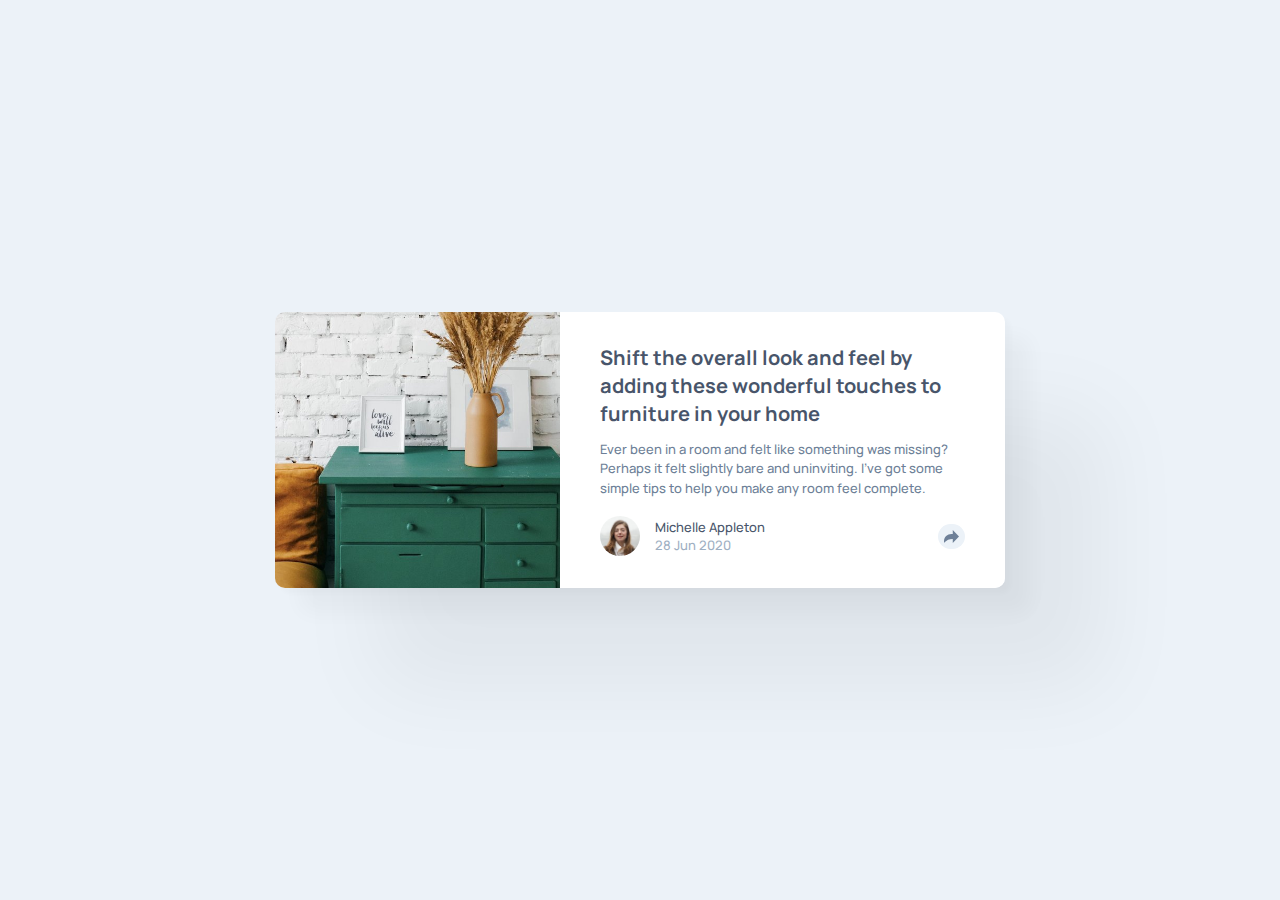
<file: article-preview-component-master/index.html>
<!DOCTYPE html>
<html lang="pt-BR">

<head>
  <meta charset="UTF-8">
  <meta name="viewport" content="width=device-width, initial-scale=1.0">
  <link rel="shortcut icon" href="assets/images/favicon-32x32.png" type="image/x-icon">
  <link rel="stylesheet" href="assets/css/style.css">
  <title>Frontend Mentor | Article preview component</title>
</head>

<body>
  <main class="article__card">

    <section class="image__container">
      <img src="assets/images/drawers.jpg" alt="">
    </section>

    <section class="article__content">
      <a href="#">
        <h3 class="article__title">Shift the overall look and feel by adding these wonderful touches to furniture in
          your home</h3>
      </a>
      <p class="article__text">Ever been in a room and felt like something was missing? Perhaps it felt slightly bare
        and uninviting. I’ve got
        some simple tips to help you make any room feel complete.</p>

      <div class="social__content">

        <div class="author">
          <img src="assets/images/avatar-michelle.jpg" alt="avatar picture" class="author__picture">

          <div class="author__info">
            <a href="#">
              <p class="author__name">Michelle Appleton</p>
            </a>
            <div class="publish__date">28 Jun 2020</div>
          </div>

        </div>

        <div class="share">
          <button class="share__button">
            <img src="assets/images/icon-share.svg" alt="share button">
          </button>
          <div class="share__option">
            <span>share</span>
            <a href="#"><img src="assets/images/icon-facebook.svg" alt="facebook icon"></a>
            <a href="#"><img src="assets/images/icon-twitter.svg" alt="twitter icon"></a>
            <a href="#"><img src="assets/images/icon-pinterest.svg" alt="pinterest icon"></a>
          </div>
        </div>

    </section>

  </main>
  <script src="assets/js/script.js"></script>
</body>

</html>
</file>
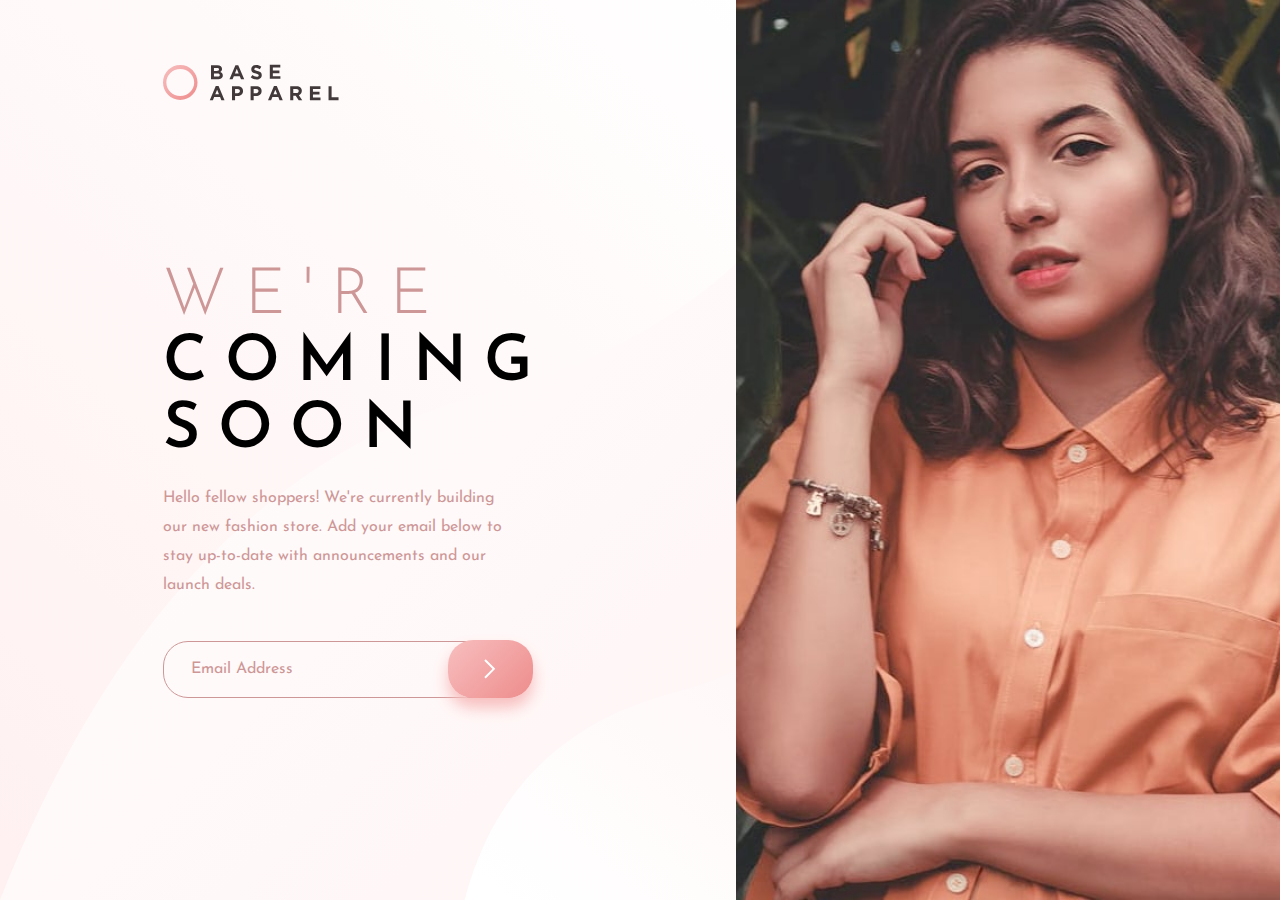
<file: base-apparel-coming-soon-master/index.html>
<!DOCTYPE html>
<html lang="pt-BR">

<head>
  <meta charset="UTF-8">
  <meta name="viewport" content="width=device-width, initial-scale=1.0">

  <link rel="shortcut icon" href="assets/images/favicon-32x32.png" type="image/x-icon">

  <title>Frontend Mentor | Base Apparel coming soon page</title>
  <link rel="stylesheet" href="assets/css/style.css">

</head>

<body>
  <main class="main__container">
    <section class="info__section">

      <img src="assets/images/logo.svg" alt="" class="logo">

      <div class="text__section">
        <h1 class="title"><span>we're</span> coming soon</h1>
        <p>
          Hello fellow shoppers! We're currently building our new fashion store.
          Add your email below to stay up-to-date with announcements and our launch deals.
        </p>

        <div class="input__section">
          <input type="email" class="input__field" placeholder="Email Address">
          <label for="input__field" class="error__msg"></label>
          <div class="error">
            <div class="error__icon"></div>
          </div>
          <button class="btn">
            <div class="arrow__image"></div>
          </button>
        </div>
        
      </div>

    </section>

    <section class="img__section"></section>
  </main>

  <script src="assets/js/script.js"></script>
</body>

</html>
</file>
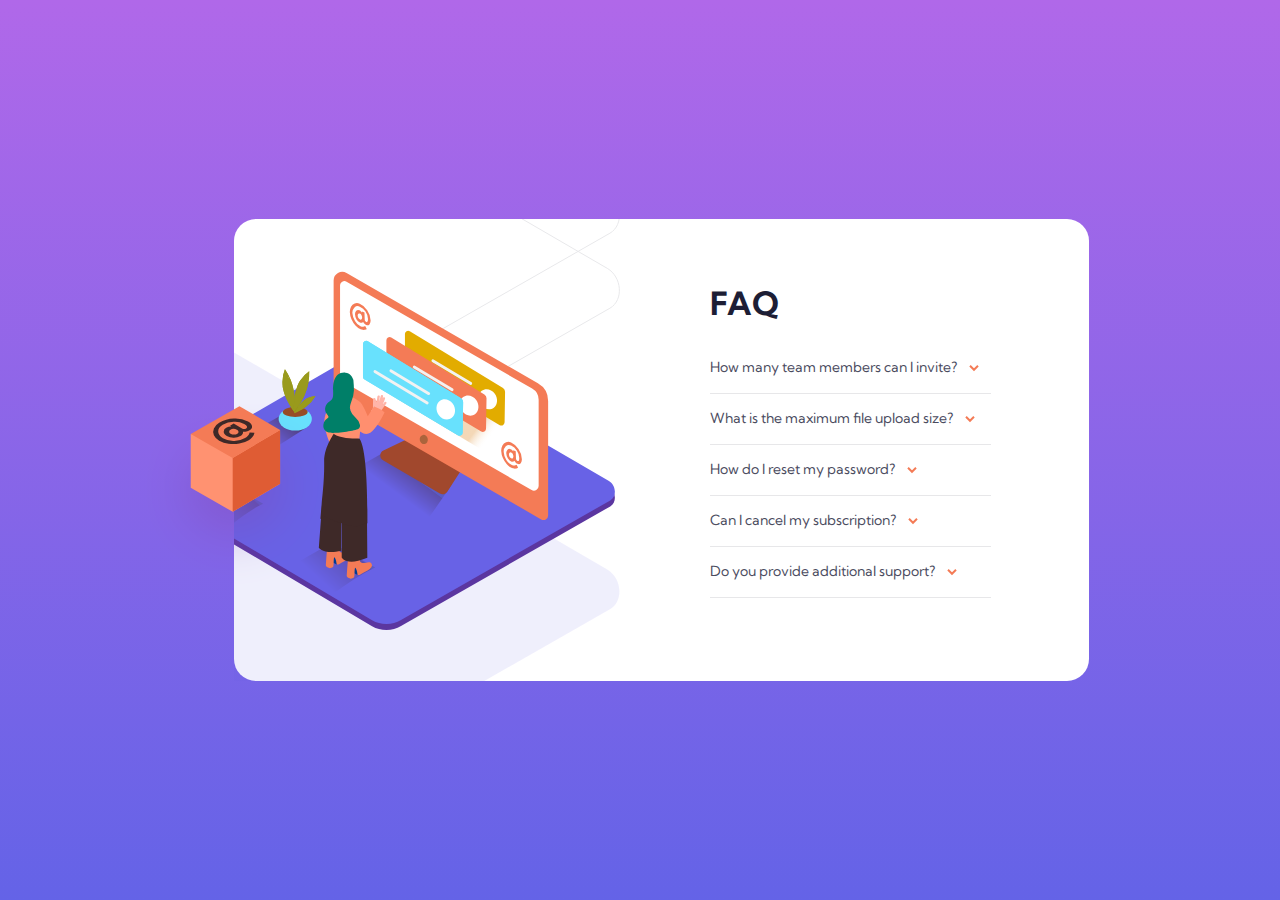
<file: FAQ accordin card/index.html>
<!DOCTYPE html>
<html lang="en">

<head>
  <meta charset="UTF-8">
  <meta name="viewport" content="width=device-width, initial-scale=1.0">

  <link rel="icon" type="image/png" sizes="32x32" href="assets/images/favicon-32x32.png">
  <link rel="stylesheet" href="assets/css/reset.css">
  <link rel="stylesheet" href="assets/css/style.css">

  <title>FAQ Accordion Card</title>
</head>

<body>
  <main>

    <div class="illustration">
      <div class="image">
        <picture class="bg">
          <source media="(min-width: 940px)" srcset="assets/images/bg-pattern-desktop.svg">
          <img src="assets/images/bg-pattern-mobile.svg">
        </picture>
        <picture class="woman">
          <source media="(min-width: 940px)" srcset="assets/images/illustration-woman-online-desktop.svg">
          <img src="assets/images/illustration-woman-online-mobile.svg">
        </picture>
      </div>

      <div class="box">
        <img src="assets/images/illustration-box-desktop.svg">
      </div>

    </div>

    <div class="faq">
      <h1>faq</h1>

      <div class="question">
        <div class="title">
          <input type="radio" name="title" id="title-1">
          <label for="title-1">How many team members can I invite?
            <span><img src="assets/images/icon-arrow-down.svg"></span>
          </label>
          <p>You can invite up to 2 additional users on the Free plan. There is no limit on team members for the Premium
            plan.</p>
        </div>
      </div>

      <div class="question">
        <div class="title">
          <input type="radio" name="title" id="title-2">
          <label for="title-2">What is the maximum file upload size?
            <span><img src="assets/images/icon-arrow-down.svg"></span>
          </label>
          <p>No more than 2GB. All files in your account must fit your allotted storage space.</p>
        </div>
      </div>

      <div class="question">
        <div class="title">
          <input type="radio" name="title" id="title-3">
          <label for="title-3">How do I reset my password?
            <span><img src="assets/images/icon-arrow-down.svg"></span>
          </label>
          <p>Click “Forgot password” from the login page or “Change password” from your profile page. A reset link will
            be emailed to you.</p>
        </div>
      </div>

      <div class="question">
        <div class="title">
          <input type="radio" name="title" id="title-4">
          <label for="title-4">Can I cancel my subscription?
            <span><img src="assets/images/icon-arrow-down.svg"></span>
          </label>
          <p>Yes! Send us a message and we'll process your request no questions asked.</p>
        </div>
      </div>

      <div class="question">
        <div class="title">
          <input type="radio" name="title" id="title-5">
          <label for="title-5">Do you provide additional support?
            <span><img src="assets/images/icon-arrow-down.svg"></span>
          </label>
          <p>Chat and email support is available 24/7. Phone lines are open during normal business hours.</p>
        </div>
      </div>

    </div>

  </main>
</body>

</html>
</file>
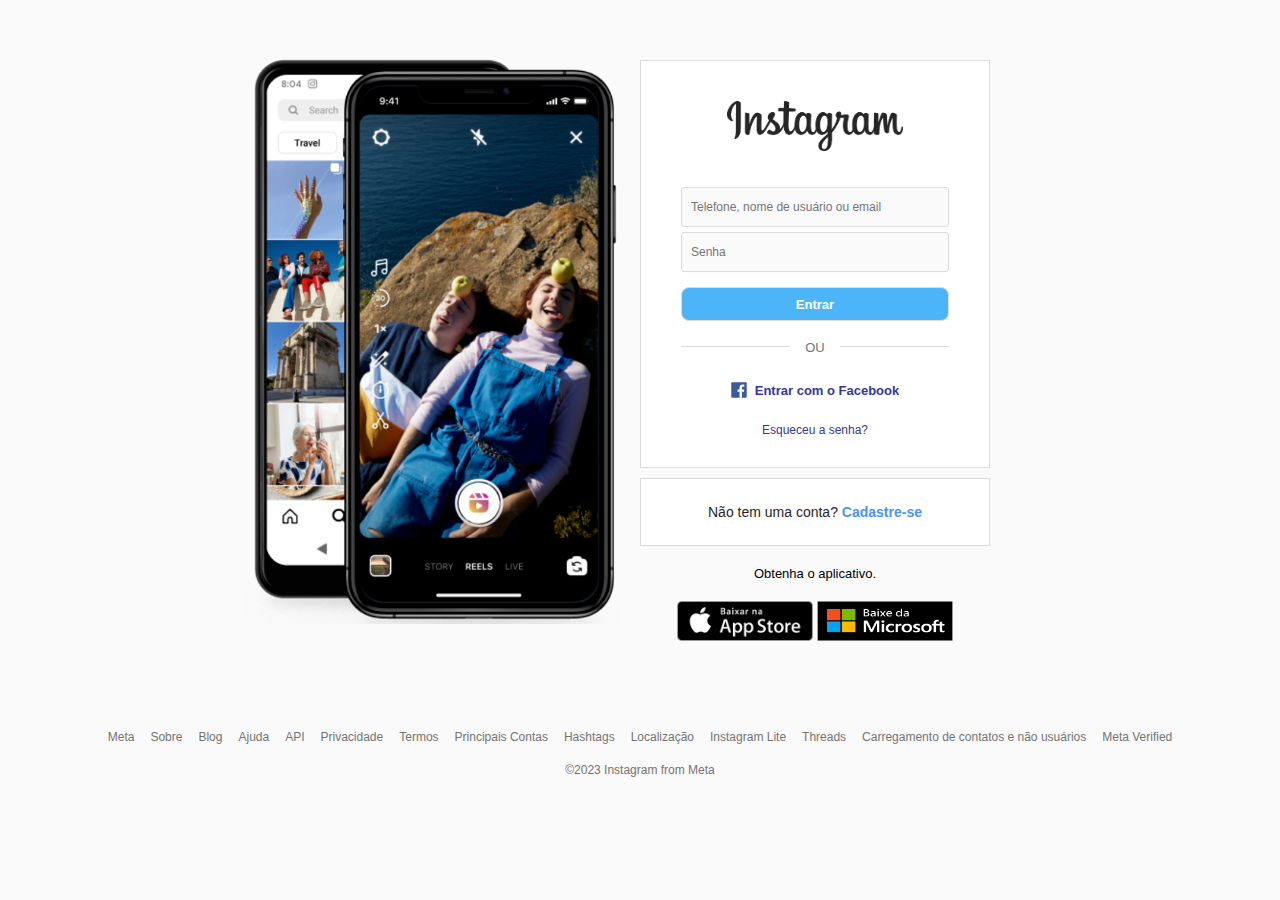
<file: instagram-clone/index.html>
<!DOCTYPE html>
<html lang="pt-br">

<head>
    <meta charset="UTF-8">
    <meta name="viewport" content="width=device-width, initial-scale=1.0">
    <link rel="shortcut icon" href="img/favicon.png" type="image/x-icon">
    <link rel="stylesheet" href="style.css">
    <title>Instagram</title>

</head>

<body>
    <main>
        <div id="main-container">
            <div id="banner-container">
                <img src="img/banner2.png" alt="crie uma conta no Instagram">
            </div>
            <div id="form-container">

                <div id="form-box">
                    <img src="img/logo_instagram.png" alt="Instagram" id="logo-insta">
                    <form id="login-form">
                        <input type="text" name="username" placeholder="Telefone, nome de usuário ou email">
                        <input type="password" name="password" placeholder="Senha" />
                        <button class="entrar">Entrar</button>
                    </form>
                    <div class="separator">
                        <div class="line"></div>
                        <span>OU</span>
                    </div>
                    <div id="other-links">
                        <div id="facebook-login">
                            <a href="#">
                                <img src="img/logo_facebook.svg" alt="Facebook login" id="logo-facebook">
                                <span>Entrar com o Facebook</span>
                            </a>
                        </div>
                        <div id="forgot-pass">
                            <a href="#">Esqueceu a senha?</a>
                        </div>
                    </div>

                </div>


                <div id="register-container">
                    <p>Não tem uma conta? <a href="#">Cadastre-se</a></p>
                </div>
                <div id="get-app-container">
                    <p>Obtenha o aplicativo.</p>
                    <a href="#">
                        <img src="img/apple_btn.png" alt="Apple Store">
                    </a>
                    <a href="#">
                        <img src="img/microsoft_btn.png" alt="Google Play">
                    </a>
                </div>

            </div>

    </main>
    <footer>
        <nav>
            <ul id="footer-links">
                <li><a href="#">Meta</a></li>
                <li><a href="#">Sobre</a></li>
                <li><a href="#">Blog</a></li>
                <li><a href="#">Ajuda</a></li>
                <li><a href="#">API</a></li>
                <li><a href="#">Privacidade</a></li>
                <li><a href="#">Termos</a></li>
                <li><a href="#">Principais Contas</a></li>
                <li><a href="#">Hashtags</a></li>
                <li><a href="#">Localização</a></li>
                <li><a href="#">Instagram Lite</a></li>
                <li><a href="#">Threads</a></li>
                <li><a href="#">Carregamento de contatos e não usuários</a></li>
                <li><a href="#">Meta Verified</a></li>
            </ul>
        </nav>
        <p id="copyright">&copy;2023 Instagram from Meta</p>
    </footer>
</body>

</html>
</file>
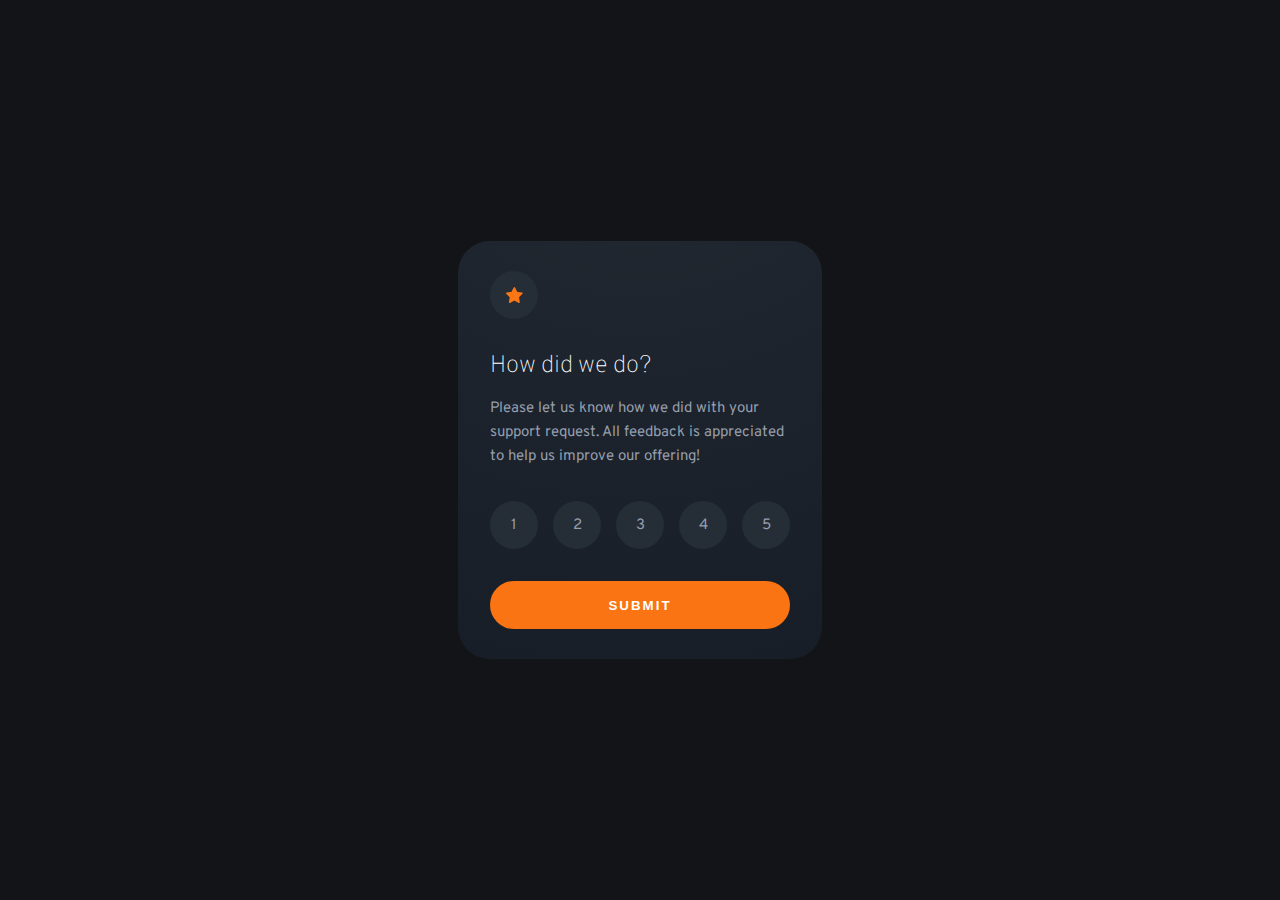
<file: Interactive rating component main/index.html>
<!DOCTYPE html>
<html lang="pt-BR">

<head>
    <meta charset="UTF-8">
    <meta name="viewport" content="width=device-width, initial-scale=1.0">
    <title>Interactive rating component main</title>
    <link rel="stylesheet" href="assets/css/style.css">
    <link rel="shortcut icon" href="assets/images/favicon-32x32.png" type="image/x-icon">
</head>

<body>

    <div class="card">
        <div class="star"><img src="assets/images/icon-star.svg"></div>
        <h1>How did we do?</h1>
        <p>Please let us know how we did with your support request. All feedback is appreciated to help us improve
            our offering!</p>
        <div class="rating">
            <span>1</span>
            <span>2</span>
            <span>3</span>
            <span>4</span>
            <span>5</span>
        </div>
        <input type="submit" value="submit" id="btn">

        <div class="thank-you">
            <img src="assets/images/illustration-thank-you.svg">
            <span class="description">You selected <span id="score">#</span> out of 5</span>
            <h3>Thank you!</h3>
            <p>We appreciate you taking the time to give a rating. if you ever need nome suport, don't hesitate to get
                in touch!</p>
        </div>
    </div>



    <script src="assets/js/script.js"></script>
</body>

</html>
</file>
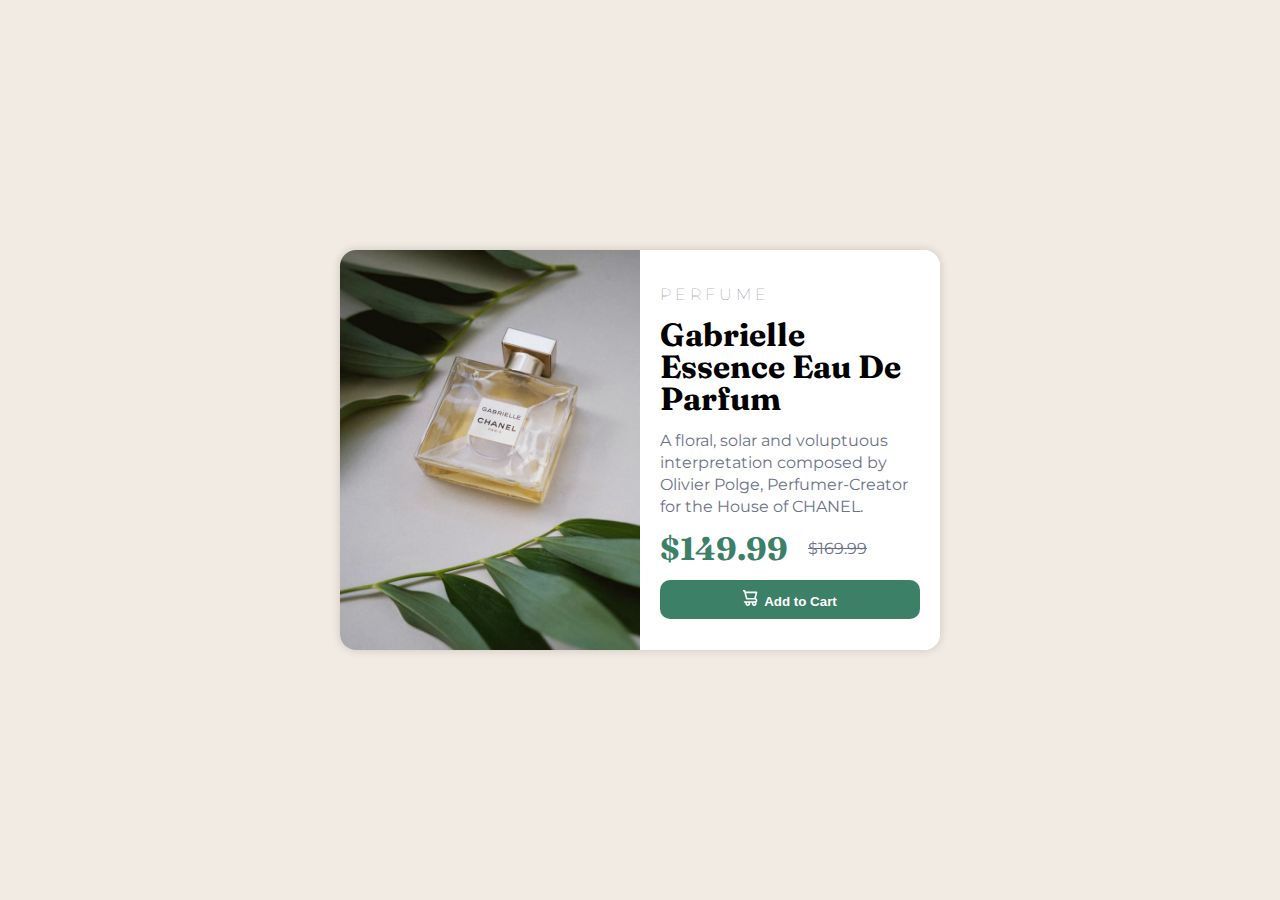
<file: Product preview card component/index.html>
<!DOCTYPE html>
<html lang="pt-br">

<head>
    <meta charset="UTF-8">
    <meta name="viewport" content="width=device-width, initial-scale=1.0">
    <title>Challenge Two</title>
    <link rel="stylesheet" href="assets/css/style.css">
    <link rel="shortcut icon" href="assets/images/favicon-32x32.png" type="image/x-icon">
</head>

<body>
    <div class="container">
        <div class="left-side">
            <picture>
                <source media="(max-width:600px)" srcset="assets\images\image-product-mobile.jpg">
                <img src="assets/images/image-product-desktop.jpg" alt="">
            </picture>
        </div>
        <div class="right-side">
            <h1 class="title">PERFUME</h1>
            <h2>Gabrielle Essence Eau De Parfum</h2>
            <p>A floral, solar and voluptuous interpretation composed by Olivier Polge,
                Perfumer-Creator for the House of CHANEL.</p>
            <div class="prices">
                <p class="promotional-price">$149.99</p>
                <p><s>$169.99</s></p>
            </div>
            <button class="btn"><img src="assets/images/icon-cart.svg" alt="">Add to Cart</button>
        </div>
    </div>
</body>

</html>
</file>
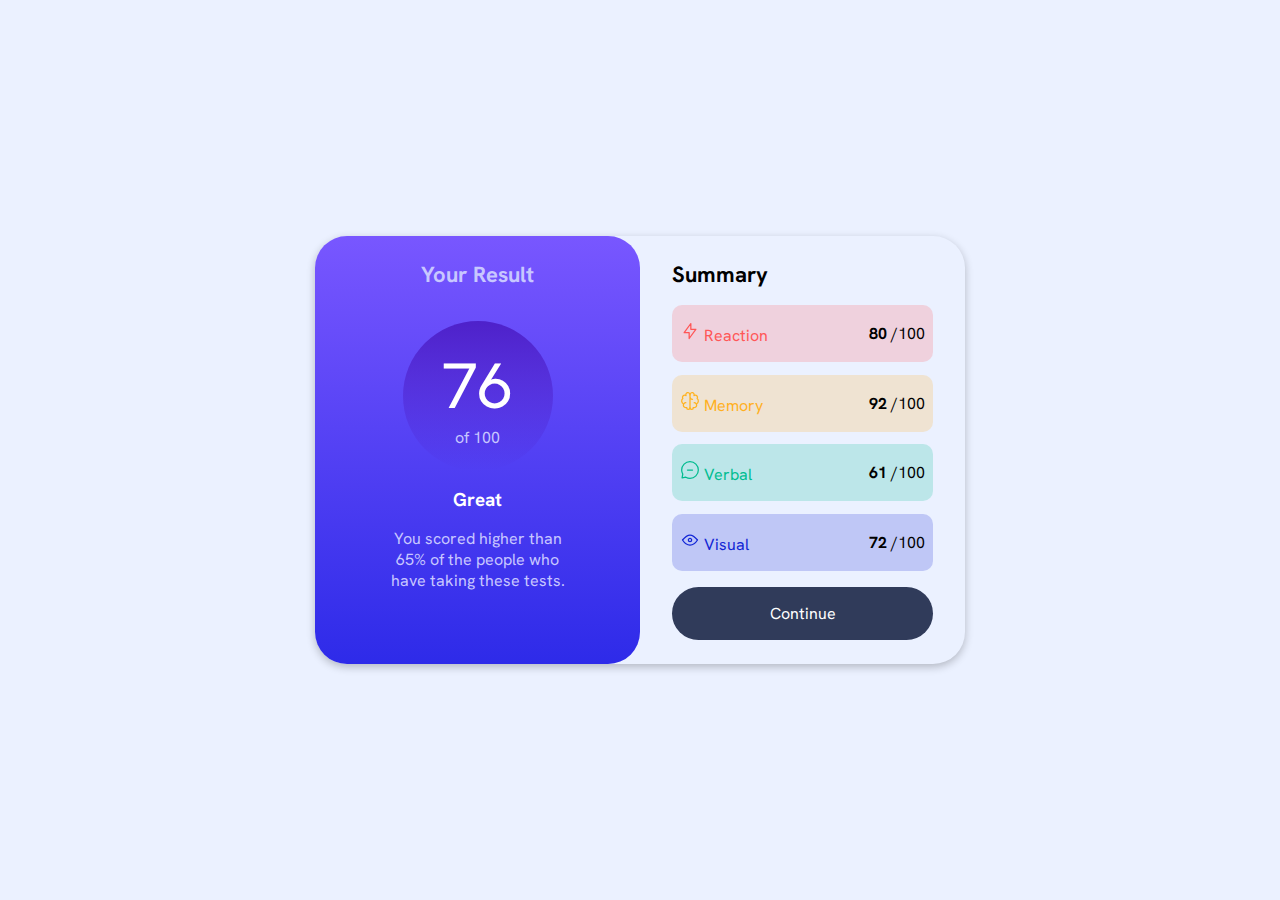
<file: Result summary component/index.html>
<!DOCTYPE html>
<html lang="pt-BR">

<head>
    <meta charset="UTF-8">
    <meta name="viewport" content="width=device-width, initial-scale=1.0">
    <link rel="icon" type="image/png" sizes="32x32" href="assets/img/favicon-32x32.png" />
    <title>Results-summary-component
    </title>
    <link rel="preconnect" href="https://fonts.googleapis.com" />
    <link rel="preconnect" href="https://fonts.gstatic.com" crossorigin />
    <link href="https://fonts.googleapis.com/css2?family=Hanken+Grotesk:wght@500;700;800&display=swap"
        rel="stylesheet" />
    <link rel="stylesheet" href="assets/css/style.css">
</head>

<body>
    <div class="container">

        <div class="side">
            <h2>Your Result</h2>
            <div class="circle">
                <span>76</span>
                <p>of 100</p>
            </div>
            <h3>Great</h3>
            <p>You scored higher than 65% of the people who have taking these tests.</p>
        </div>


        <div class="side">
            <h2>Summary</h2>
            <ul>
                <li>
                    <div>
                        <img src="assets/img/icon-reaction.svg" alt="">
                        <span>Reaction</span>
                    </div>
                    <span><b>80</b> /100</span>
                </li>
                <li>
                    <div>
                        <img src="assets/img/icon-memory.svg" alt="">
                        <span>Memory</span>
                    </div>
                    <span><b>92</b> /100</span>
                </li>
                <li>
                    <div>
                        <img src="assets/img/icon-verbal.svg" alt="">
                        <span>Verbal</span>
                    </div>
                    <span><b>61</b> /100</span>
                </li>
                <li>
                    <div>
                        <img src="assets/img/icon-visual.svg" alt="">
                        <span>Visual</span>
                    </div>
                    <span><b>72</b> /100</span>
                </li>
            </ul>
            <button>Continue</button>
        </div>
    </div>
</body>

</html>
</file>
<file: article-preview-component-master/assets/css/style.css>
@import url('https://fonts.googleapis.com/css2?family=Manrope:wght@500;600&display=swap');


:root {
    --very-dark-grayish-blue: hsl(217, 19%, 35%);
    --desaturated-dark-blue: hsl(214, 17%, 51%);
    --grayish-blue: hsl(212, 23%, 69%);
    --light-grayish-blue: hsl(210, 46%, 95%);
    --white: hsl(0, 0%, 100%);
    --fs-13: 13px;
}

* {
    box-sizing: border-box;
    margin: 0;
    padding: 0;
}

a {
    text-decoration: none;
}

button {
    border: none;
    outline: none;
    cursor: pointer;
}

img,
icon {
    display: block;
}

html {
    font-family: 'Manrope', sans-serif;
    font-weight: 500;
}

body {
    min-height: 100vh;
    display: flex;
    justify-content: center;
    align-items: center;
    background-color: var(--light-grayish-blue);
    padding: 20px;
}

.article__card {
    border-radius: 10px;
    display: flex;
    max-width: 730px;
    box-shadow: 6px 6px 5px hsl(0, 0%, 0%, 0.02),
        25px 25px 20px hsl(0, 0%, 0%, 0.03),
        100px 100px 88px hsla(0, 0%, 0%, 0.05);
}

.image__container {
    border-radius: 10px 0 0 10px;
    width: 285px;
    overflow: hidden;
}

.image__container img {
    width: 100%;
    height: 100%;
    object-fit: cover;
    object-position: left;
    transition: all 0.5s ease;
}

.article__card:hover .image__container img {
    transform: scale(1.1);
}

.article__content {
    min-width: 300px;
    max-width: 445px;
    background-color: var(--white);
    padding: 32px 40px;
    border-radius: 0 10px 10px 0;
}

.article__content .article__title {
    font-size: 20px;
    color: var(--very-dark-grayish-blue);
    margin-bottom: 12px;
    line-height: 1.4;
}

.article__content .article__text {
    font-size: var(--fs-13);
    color: var(--desaturated-dark-blue);
    margin-bottom: 18px;
    line-height: 1.5;
}

.social__content {
    display: flex;
    justify-content: space-between;
    align-items: center;
}

.social__content .author {
    display: flex;
    align-items: center;
}

.author .author__picture {
    width: 40px;
    height: 40px;
    border-radius: 50%;
    margin-right: 15px;
}

.author .author__name {
    color: var(--very-dark-grayish-blue);
    font-size: var(--fs-13);
}

.author .publish__date {
    color: var(--grayish-blue);
    font-size: var(--fs-13);
}

.share {
    position: relative;
}

.share__button {
    background-color: var(--light-grayish-blue);
    padding: 6px;
    border-radius: 20px;
    font-size: 20px;
    transition: all 0.25s ease;
}

.share__button:hover,
.share__button.active {
    background-color: var(--very-dark-grayish-blue);
}

.share__button:hover img,
.share__button.active img {
    filter: brightness(0%) invert(1);
}


.share__option {
    position: absolute;
    background-color: var(--very-dark-grayish-blue);
    box-shadow: 0 5px 20px -5px #0003;
    visibility: hidden;
    bottom: 45px;
    right: -80px;
    display: flex;
    gap: 12px;
    border-radius: 10px;
    padding: 17px 20px;
}

.share__option span {
    font-size: 12px;
    text-transform: uppercase;
    letter-spacing: 3px;
    color: var(--grayish-blue);
}

.share__option.active {
    --scale: 1;
    visibility: visible;
}

.share__option::after {
    content: '';
    background: var(--very-dark-grayish-blue);
    width: 20px;
    height: 20px;
    position: absolute;
    top: 100%;
    left: 50%;
    transform: translate(-50%, -60%) rotate(45deg);
}

.share__option img:hover,
.article__title:hover,
.author__name:hover {
    filter: invert(1);
}

@media screen and (max-width: 850px) {

    .article__card {
        flex-direction: column;
        max-width: 294px;
        overflow: visible;
    }

    .image__container {
        width: 294px;
        height: 240px;
        border-radius: 10px 10px 0 0;
    }

    .article__content .article__title {
        font-size: 16px;
    }

    .article__content {
        min-width: 294px;
        border-radius: 0 0 10px 10px;
        max-width: 90%;
    }


}
</file>
<file: base-apparel-coming-soon-master/assets/css/style.css>
@import url('https://fonts.googleapis.com/css2?family=Josefin+Sans:wght@300;400;600&display=swap');

:root {
  --desaturated-red: hsl(0, 36%, 70%);
  --soft-red: hsl(0, 93%, 68%);
  --dark-grayish-red: hsl(0, 6%, 24%);
  --body-font: 'Josefin Sans', sans-serif;
}

* {
  margin: 0;
  padding: 0;
  box-sizing: border-box;
}

body {
  font-family: var(--body-font);
}

.main__container {
  display: grid;
  grid-template-columns: 57.5% 1fr;
  min-height: 100vh;
}

.logo {
  max-width: 100%;
  height: 2.3rem;

}

.info__section {
  position: relative;
  display: grid;
  grid-template-columns: 1fr;
  padding: 4rem 10.2rem;
  gap: 1rem;
  background: url('../images/bg-pattern-desktop.svg'), linear-gradient(135deg, hsl(0, 0%, 100%), hsl(0, 100%, 98%));
  background-size: cover;
  justify-content: space-evenly;
}

.text__section {
  max-width: 550px;
}

.text__section .title {
  font-size: 4rem;
  text-transform: uppercase;
  font-weight: 600;
  letter-spacing: 1.1rem;
  line-height: 4.2rem;
}

.text__section .title span {
  color: var(--desaturated-red);
  font-weight: 300;
}

.text__section p {
  position: relative;
  color: var(--desaturated-red);
  line-height: 1.8rem;
  font-weight: 400;
  width: 85%;
  padding-top: 1.2rem;
}

.input__section {
  position: relative;
  display: flex;
  width: 90%;
  height: 3rem;
  margin-top: 2.6rem;
}

.input__section .input__field {
  border-color: var(--desaturated-red);
  border-width: 1px;
  border-style: solid;
  border-radius: 25px;
  width: 100%;
  padding: 1.7rem;
  overflow: hidden;
  background-color: transparent;
  font-family: var(--body-font);
  outline: none;
  font-size: 1rem;
}

.input__field::placeholder {
  color: var(--desaturated-red);
}


.input__section .btn {
  cursor: pointer;
  position: absolute;
  display: inline-flex;
  justify-content: center;
  align-items: center;
  top: -1px;
  right: -1px;
  background: linear-gradient(135deg, hsl(0, 80%, 86%), hsl(0, 74%, 74%));
  box-shadow: 0px 10px 15px hsl(0, 80%, 86%);
  width: 23%;
  height: 3.6rem;
  border: none;
  border-radius: 25px;
  overflow: hidden;
}

.btn:hover {
  background: hsl(0, 80%, 86%);
  box-shadow: 0px 10px 12px hsl(0, 80%, 86%);
}

.btn .arrow__image {
  background-image: url("../images/icon-arrow.svg");
  background-repeat: no-repeat;
  background-position: center;
  width: 2rem;
  height: 2rem;
  margin: 0 auto;
}

.error {
  display: none;
  position: absolute;
  width: 3.5rem;
  height: 3.5rem;
  right: 25%;
}

.error__msg {
  display: none;
  position: absolute;
  color: var(--soft-red);
  top: 130%;
  left: 5%;
  font-size: 0.8rem;
}

.error__icon {
  background-image: url("../images/icon-error.svg");
  background-repeat: no-repeat;
  background-position: center;
  width: 3.5rem;
  height: 3.5rem;
}

.img__section {
  background-image: url("../images/hero-desktop.jpg");
  background-repeat: no-repeat;
  background-size: cover;
  height: 100%;
  width: 100%;
}


@media screen and (max-width: 1025px) {
  .main__container {
    grid-template-columns: 50% 1fr;
  }

  .text__section p {
    width: 100%;
    text-align: justify;
  }

}

@media screen and (max-width: 900px) {


  .main__container {
    grid-template-columns: 1fr;
    grid-template-rows: 15% 50% 1fr;
    grid-template-areas:
      "icon"
      "hero"
      "info";
  }

  .logo {
    position: absolute;
    grid-area: icon;
    top: 5%;
    left: 5%;
  }

  .info__section {
    display: initial;
    grid-area: info;
    position: initial;
    padding: 5rem 2rem;
    text-align: center;
    display: flex;
    justify-content: center;
    align-items: center;
  }

  .info__section h1 {
    font-size: 2.5rem;
  }

  .info__section .text__section {
    width: 100%;
    display: flex;
    flex-direction: column;
    justify-content: center;
    align-items: center;
  }


  .img__section {
    grid-area: hero;
  }

}
</file>
<file: FAQ accordin card/assets/css/style.css>
@import url("https://fonts.googleapis.com/css2?family=Kumbh+Sans:wght@400;700&display=swap");

html {
    font-family: "Kumbh Sans", sans-serif;
    --font-size-heading: 3.2rem;
    --dark-des-blue: hsl(238, 29%, 16%);
    --very-dark-gray-blue: hsl(237, 12%, 33%);
    --dark-gray-blue: hsl(240, 6%, 50%);
    --light-gray-blue: hsl(240, 5%, 91%);
    --red: hsl(14, 88%, 65%);
    --violet: hsl(273, 75%, 66%);
    --background-col: linear-gradient(180deg, #b068e9 0%, #6463e7 100%);
}

body {
    min-height: 100vh;
    background: var(--background-col);
    background-repeat: no-repeat;
    display: grid;
    place-content: center;
}

main {
    background-color: white;
    border-radius: 2.2rem;
    display: grid;
    max-width: 40rem;
    margin-top: 10rem;
}

.illustration {
    position: relative;
    display: grid;
    place-content: center;
}

.illustration .image {
    display: inherit;
    position: relative;

}

.illustration .image .bg {
    display: inherit;
}

.illustration .image .woman {
    display: inherit;
    position: absolute;
    width: 100%;
    transform: translateY(-59%);
}

.illustration .box {
    display: none;
}

.faq {
    padding: 2.4rem;
}

.faq h1 {
    font-size: var(--font-size-heading);
    font-weight: 700;
    line-height: 4rem;
    text-transform: uppercase;
    color: var(--dark-des-blue);
    margin-bottom: 3.2rem;
    text-align: center;
}

.faq .question {
    border-bottom: 1px solid var(--light-gray-blue);
    padding-bottom: 1.7rem;
    margin-bottom: 1.8rem;
}

.faq .question .title {
    display: flex;
    justify-content: space-between;
    flex-wrap: wrap;

}

.faq .question .title input {
    display: none;
}

.faq .question .title label {
    display: flex;
    align-items: center;
    justify-content: space-b;
    width: 100%;
    font-size: 1.3rem;
    line-height: 1.6rem;
    cursor: pointer;
    color: var(--very-dark-gray-blue);
    transition: all 0.3s;
}

.faq .question .title label:hover {
    color: var(--red);
}

.faq .question .title span {
    margin: 0 1.2rem;
    transition: all 0.3s;
}

.faq .question .title p {
    padding-top: 1rem;
    color: var(--dark-gray-blue);
    transition: all 0.3s;
    display: none;
}

.faq .question .title input:checked~label {
    font-weight: 700;
}

.faq .question .title input:checked~label span {
    transform: rotate(-180deg);
}

.faq .question .title input:checked~p {
    display: block;
}

@media screen and (min-width: 940px) {
    body {
        padding: 4.8rem;
    }

    main {
        grid-template-columns: 46rem auto;
        margin-top: 0;
        margin-left: 4.3rem;
        max-width: 92rem;
    }

    .illustration {
        margin-bottom: 0;
    }

    .illustration .image {
        position: absolute;
        width: 100%;
        height: 100%;
        place-content: center;
        overflow: hidden;
    }

    .illustration .image .bg {
        position: absolute;
        transform: translate(-60%, -32%);
    }

    .illustration .image .woman {
        position: static;
        transform: translateX(-18%);
    }

    .illustration .box {
        display: inherit;
        transform: translate(-120%, 25%);
    }

    .faq {
        padding: 6.4rem 9.8rem 6.7rem 1.6rem;
    }

    .faq h1 {
        text-align: left;
        margin-bottom: 3.6rem;
    }

    .faq .question {
        margin-bottom: 1.6rem;
    }

    .faq .question .title label {
        font-size: 1.4rem;
        line-height: 1.7rem;
    }

}
</file>
<file: instagram-clone/style.css>
* {
    margin: 0;
    padding: 0;
    box-sizing: border-box;
    font-family: Helvetica;
}

body {
    background-color: #fafafa;
}

#main-container {
    display: flex;
    margin-top: 30px;
    padding-bottom: 32px;
}

#banner-container,
#form-container {
    flex: 1 1 0;
    width: 50%;
}

#banner-container {
    text-align: right;
}

#banner-container img {
    width: 100%;
    margin-right: 15px;
    margin-top: 25px;
    max-width: 380px;
}

#form-container {
    text-align: center;
}

#form-box {
    background: #fff;
    border: 1px solid #DBDBDB;
    width: 350px;
    margin-top: 30px;
    padding: 10px 0;
}

#logo-insta {
    width: 176px;
    height: 50px;
    margin: 30px auto 12px;
}

#login-form {
    margin-top: 20px;
}

#login-form input,
.entrar {
    display: block;
    font-size: 12px;
    padding: 12px 9px;
    background: #fafafa;
    border: 1px solid #dbdbdb;
    border-radius: 3px;
    width: 268px;
    margin: 5px auto;
    outline: none;
}

.entrar {
    display: flex;
    justify-content: center;
    align-items: center;
    background: #4CB5F9;
    color: #fff;
    margin-top: 15px;
    border-radius: 8px;
    height: 30px;
    font-size: 13px;
    padding: 16px 16px;
    font-weight: bold;
    cursor: pointer;
}

.entrar:hover {
    background: #0095F6;
}

.separator {
    position: relative;
}

.line {
    border-top: 1px solid #dbdbdb;
    width: 268px;
    margin: 25px auto 35px;
}

.separator span {
    position: absolute;
    text-transform: uppercase;
    color: #737373;
    background-color: #fff;
    top: -6px;
    width: 50px;
    margin-left: -25px;
    font-size: 13px;
}


#facebook-login {
    margin-bottom: 25px;
}

#facebook-login a {
    text-decoration: none;
    color: #373799;
    display: flex;
    justify-content: center;
    align-items: center;
}

#facebook-login img {
    width: 16px;
    height: 16px;
    margin-right: 8px;
}

#facebook-login span {
    font-weight: bold;
    font-size: 13px;
    margin-top: 1px;
}

#forgot-pass {
    margin-bottom: 20px;
    font-size: 12px;
}

#forgot-pass a {
    text-decoration: none;
    color: #373799;
}

#register-container {
    background: white;
    border: 1px solid #DBDBDB;
    width: 350px;
    margin-top: 10px;
    padding: 25px;
    display: flex;
    flex-direction: column;
    justify-content: center;
    align-items: center;


}

#register-container p {
    font-size: 14px;
    color: #262626;
}

#register-container a {
    color: #4a95f6;
    font-weight: bold;
    text-decoration: none;
}

#get-app-container {
    text-align: center;
    width: 350px;
}

#get-app-container p {
    margin: 20px 0;
    font-size: 13px;
}

#get-app-container a {
    text-decoration: none;
}

#get-app-container img {
    width: 136px;
    height: 40px;

}

footer {
    text-align: left;
    margin: 50px auto;
    display: flex;
    flex-direction: column;
    justify-content: center;
    align-items: center;
    margin-bottom: 52px;
}

footer #footer-links {
    display: flex;
    flex-wrap: wrap;
    list-style: none;
    justify-content: center;
}

#footer-links li {
    margin: 0px 8px 8px 8px;
}


#footer-links a,
#copyright {
    text-decoration: none;
    color: rgb(115, 115, 115);
    font-size: 12px;
    font-weight: 100;
}

#copyright {
    margin-top: 10px;
}

@media screen and (max-width: 850px) {

    body {
        padding: 20px;
        display: flex;
        flex-direction: column;
        justify-content: center;
        align-items: center;
    }

    #main-container {
        justify-content: center;
        align-items: center;
    }

    #form-container {
        width: 100%;
    }

    #banner-container {
        display: none;
    }

    footer {
        width: 90%;
    }
}

@media screen and (max-width: 450px) {

    body {
        background-color: #fff;
    }

    #banner-container {
        display: none;
    }

    #main-container,
    #form-box {
        margin-top: 0;
    }

    #form-container,
    #form-box,
    #register-container,
    #get-app-container {
        width: 100%;
        border: none;
    }

    footer {
        width: 90%;
    }

    #footer-links {
        margin-bottom: 10px;
    }

}
</file>
<file: Interactive rating component main/assets/css/style.css>
@import url('https://fonts.googleapis.com/css2?family=Overpass:wght@400;700&display=swap');


:root {
    --Orange: hsl(25, 97%, 53%);
    --White: hsl(0, 0%, 100%);
    --Light-Grey: hsl(217, 12%, 63%);
    --Medium-Grey: hsl(216, 12%, 54%);
    --Dark-Blue: hsl(213, 19%, 18%);
    --Very-Dark-Blue: hsl(216, 12%, 8%)
}

* {
    margin: 0;
    padding: 0;
}

body {
    height: 100vh;
    background-color: var(--Very-Dark-Blue);
    font-family: 'Overpass', sans-serif;
    display: flex;
    justify-content: center;
    align-items: center;
}

.card {
    background-image: radial-gradient(circle at 50% -50%, #232A32, #171E28);
    color: var(--Light-Grey);
    width: 300px;
    padding: 30px 32px;
    border-radius: 2em;
    position: relative;
}

.star {
    width: 48px;
    height: 48px;
    border-radius: 100%;
    background-color: var(--Dark-Blue);
    margin-bottom: 32px;
    display: flex;
    justify-content: center;
    align-items: center;
}

.card h1 {
    color: var(--White);
    font-weight: lighter;
    font-size: 24px;
    margin-bottom: 16px;
}

.card p {
    font-size: 15px;
    margin-bottom: 32px;
    line-height: 24px;
}

.rating {
    display: flex;
    justify-content: space-between;
}

.rating span {
    width: 48px;
    height: 48px;
    border-radius: 100%;
    color: var(--Light-Grey);
    background-color: var(--Dark-Blue);
    border: none;
    display: flex;
    font-size: 15px;
    justify-content: center;
    align-items: center;
    cursor: pointer;
    position: relative;
}

.rating .active {
    background-color: var(--Medium-Grey);
    color: var(--White);
}

.rating span:hover {
    color: var(--White);
    background-color: var(--Orange);
}

#btn {
    width: 100%;
    height: 48px;
    background-color: var(--Orange);
    border-radius: 24px;
    text-align: center;
    text-transform: uppercase;
    color: var(--White);
    border: none;
    letter-spacing: 2px;
    font-weight: bold;
    margin-top: 32px;
    cursor: pointer;
}

#btn:hover {
    background-color: var(--White);
    color: var(--Orange);
}

.thank-you {
    opacity: none;
    visibility: hidden;
    background-image: radial-gradient(circle at 50% -50%, #232A32, #171E28);
    height: 100%;
    position: absolute;
    z-index: 1;
    top: 0;
    left: 0;
    border-radius: 2em;
    display: flex;
    flex-direction: column;
    justify-content: center;
    align-items: center;
}

.thank-you img {
    margin-bottom: 20px;
}

.description {
    font-size: 15px;
    margin-top: 10px;
    color: var(--Orange);
    background: var(--Dark-Blue);
    padding: 6px 8px;
    text-align: center;
    border-radius: 30px;
    margin-bottom: 20px;
}

.thank-you h3 {
    color: var(--White);
    font-size: 24px;
    margin-bottom: 15px;
}

.thank-you p {
    width: 90%;
    text-align: center;
    font-size: 15px;
}
</file>
<file: Product preview card component/assets/css/style.css>
@import url('https://fonts.googleapis.com/css2?family=Montserrat:wght@500;700&family=Fraunces:wght@700&display=swap');

* {
    margin: 0;
    padding: 0;
}

:root {
    --Dark-cyan: hsl(158, 36%, 37%);
    --Cream: hsl(30, 38%, 92%);
    --Very-dark-blue: hsl(212, 21%, 14%);
    --Dark-grayish-blue: hsl(228, 12%, 48%);
    --White: hsl(0, 0%, 100%)
}

body {
    overflow: hidden;
    font-family: 'Montserrat', sans-serif;
    height: 100vh;
    background-color: var(--Cream);
    display: flex;
    justify-content: center;
    align-items: center;
}

.container {
    border-radius: 1em;
    width: 600px;
    height: 400px;
    display: flex;
    flex-direction: row;
    justify-content: center;
    align-items: center;
    background-color: #fff;
    box-shadow: 0px 0px 10px rgba(0, 0, 0, 0.166);
}

.left-side {
    width: 300px;
    height: 100%;
}

.left-side img {
    border-radius: 1em 0 0 1em;
    height: 100%;
    width: 100%;
}

.right-side {
    border-radius: 1em;
    background-color: var(--White);
    width: 260px;
    height: 100%;
    display: flex;
    flex-direction: column;
    padding: 0 20px;
}

.right-side h1 {
    color: var(--Dark-grayish-blue);
    font-size: 1em;
    margin-top: 20px;
    letter-spacing: 4px;
    flex-wrap: wrap;
    padding: 15px 0;
    font-weight: lighter;
}

.right-side h2 {
    font-family: 'Fraunces', sans-serif;
    font-size: 2em;
    padding: 0 0 15px 0;
    line-height: 1em;
}

.right-side p {
    color: var(--Dark-grayish-blue);
    font-size: 1em;
    line-height: 22px;
}

.prices {
    display: flex;
    padding: 20px 0;
    justify-content: flex-start;
    align-items: center;
}

.prices .promotional-price {
    font-family: 'Fraunces', sans-serif;
    color: var(--Dark-cyan);
    font-weight: 700;
    font-size: 2em;
    margin-right: 20px;
}

.btn {
    background-color: var(--Dark-cyan);
    color: var(--White);
    border: none;
    padding: 10px;
    border-radius: 10px;
    font-weight: 700;
}

.btn img {
    margin-right: 6px;
}

.btn:hover {
    cursor: pointer;
    background-color: hsl(160, 37%, 16%);
}

@media screen and (max-width: 600px) {

    .container {
        border-radius: none;
        box-shadow: none;
        height: 100%;
        width: 70%;
        background-color: white;
        flex-direction: column;
        margin-bottom: 30px;
    }

    .left-side {
        background-color: var(--Cream);
        padding-top: 50px;
        height: 40%;
        width: 100%;
    }

    .left-side img {
        width: 100%;
        border-radius: 1em 1em 0 0;
    }

    .right-side {
        width: 80%;
        height: 60%;
        border-radius: none;
    }

    .right-side h2 {
        font-size: 1.8em;
    }

    .prices .promotional-price {
        color: var(--Dark-cyan);
        font-weight: 700;
        font-size: 1.6em;
    }

}
</file>
<file: Result summary component/assets/css/style.css>
* {
    margin: 0;
    padding: 0;
    box-sizing: border-box;
    font-family: "Hanken Grotesk", sans-serif;
}

:root {
    --reaction: hsl(0, 100%, 67%);
    --memory: hsl(39, 100%, 56%);
    --verbal: hsl(166, 100%, 37%);
    --visual: hsl(234, 85%, 45%);

    --gradient-one: hsl(252, 100%, 67%);
    --gradient-two: hsl(241, 81%, 54%);

    --gradient-circle-one: hsla(256, 72%, 46%, 1);
    --gradient-circle-two: hsla(241, 72%, 46%, 0);

    --neutral-one: hsl(0, 0%, 100%);
    --neutral-two: hsl(221, 100%, 96%);
    --neutral-three: hsl(241, 100%, 89%);
    --buttom: hsl(224, 30%, 27%);
}

body {
    height: 100vh;
    display: flex;
    justify-content: center;
    align-items: center;
    background-color: hsl(221, 100%, 96%);
}

.container {
    box-shadow: rgba(0, 0, 0, 0.24) 0px 3px 8px;
    border-radius: 2rem;
    width: 650px;
    display: flex;
}

.container .side {
    width: 50%;
    display: flex;
    flex-direction: column;
    align-items: center;
}

.container .side:first-child {
    background: linear-gradient(var(--gradient-one), var(--gradient-two));
    border-radius: 2rem;
    color: var(--neutral-one);
    padding: 1.5rem 2rem;
    text-align: center;
    display: flex;
    flex-direction: column;
    align-items: center;
    gap: 1rem;
}

.side:first-child>h2 {
    color: var(--neutral-three);
    margin-bottom: 1rem;
}

.side h2 {
    font-size: 22px;
}

.side .circle {
    background: linear-gradient(var(--gradient-circle-one), var(--gradient-circle-two));
    width: 150px;
    height: 150px;
    border-radius: 50%;
    display: flex;
    flex-direction: column;
    justify-content: center;
    align-items: center;
}

.side .circle span {
    font-size: 4rem;
}

.side .circle p {
    color: var(--neutral-three);
}

.side>p {
    color: var(--neutral-three);
    width: 200px;
}

.container .side:last-child {
    width: 50%;
    padding: 1.5rem 2rem;
    display: flex;
    flex-direction: column;
    gap: 1rem;
}

.container .side:last-child h2 {
    width: 100%;
    text-align: left;
}

.container .side ul {
    width: 100%;
    display: flex;
    flex-direction: column;
    gap: 0.8rem;
}

.container .side ul li {
    border-radius: 10px;
    display: flex;
    align-items: center;
    justify-content: space-between;
    padding: 1rem 0.5rem;
}

ul li:nth-child(1) {
    background-color: hsla(0, 100%, 67%, .2);
}

ul li:nth-child(1) div span {
    color: var(--reaction);
}

ul li:nth-child(2) {
    background-color: hsla(39, 100%, 56%, 0.2);
}

ul li:nth-child(2) div span {
    color: var(--memory);
}

ul li:nth-child(3) {
    background-color: hsla(166, 100%, 37%, 0.2);
}

ul li:nth-child(3) div span {
    color: var(--verbal);
}

ul li:nth-child(4) {
    background-color: hsla(234, 85%, 45%, 0.2);
}

ul li:nth-child(4) div span {
    color: var(--visual);
}

.container .side button {
    padding: 1rem;
    width: 100%;
    border: none;
    border-radius: 2rem;
    font-size: 1rem;
    color: white;
    background-color: var(--buttom);

}

.container .side button:hover {
    cursor: pointer;
    background: linear-gradient(var(--gradient-one), var(--gradient-two));
}

 @media screen and (max-width: 650px) {

    body {
        align-items: flex-start;
        background-color: white;
    }

    .container {
        box-shadow: none;
        width: 100%;
        flex-wrap: wrap;
    }

    .container .side:first-child {
        border-radius: 0 0 1rem 1rem;
        width: 100%;
    }

    .container .side:last-child {
        width: 100%;
    }

     .container .side:first-child > p:last-of-type {
        width: 250px;
    }

}
</file>
